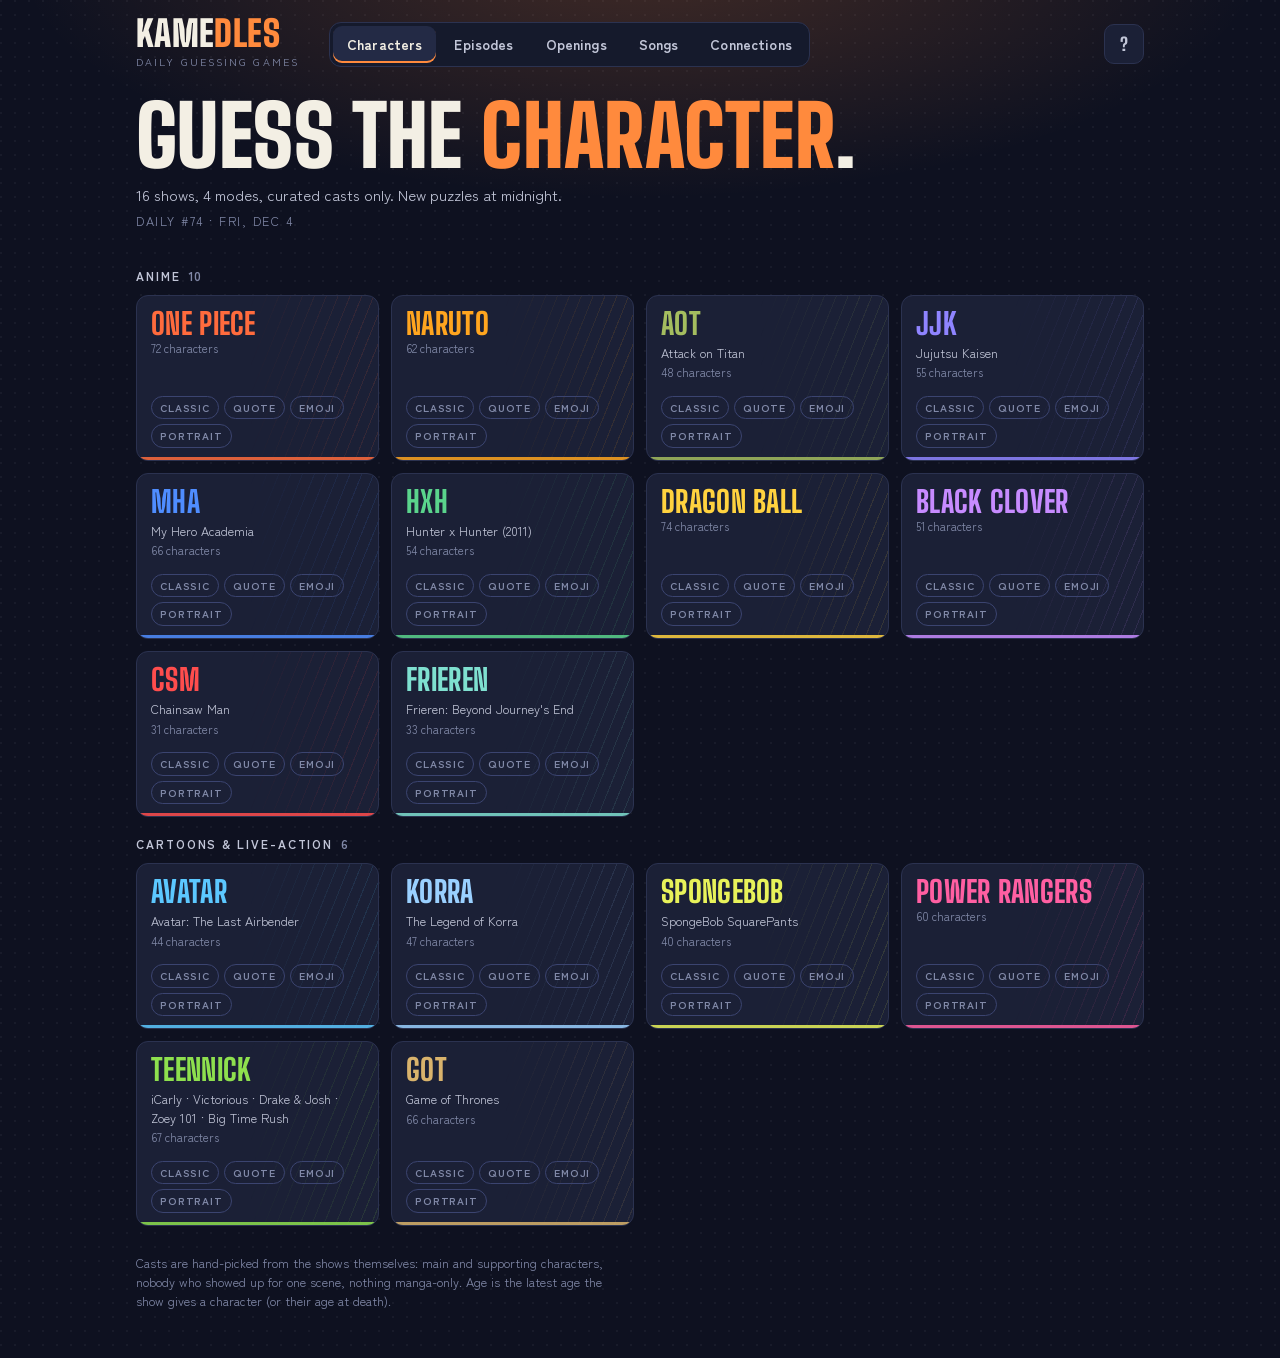
<file: index.html>
<!DOCTYPE html>
<html lang="en">
<head>
<meta charset="utf-8">
<meta name="viewport" content="width=device-width, initial-scale=1, viewport-fit=cover">
<meta name="referrer" content="no-referrer">
<title>Kamedles</title>
<meta name="description" content="Daily guessing games for the group: characters from 16 shows, episode stills, anime openings, songs from everyone's playlists, and Connections.">
<link rel="preconnect" href="https://fonts.googleapis.com">
<link rel="preconnect" href="https://fonts.gstatic.com" crossorigin>
<link rel="stylesheet" href="https://fonts.googleapis.com/css2?family=Big+Shoulders+Display:wght@700;800;900&family=Zen+Kaku+Gothic+New:wght@400;500;700&display=swap">
<link rel="stylesheet" href="css/style.css">
</head>
<body>
<main id="app" class="wrap"></main>
<div id="modal" class="modal" hidden></div>
<div id="toast" class="toast" role="status" hidden></div>
<script src="data/index.js"></script>
<script src="data/onepiece.js"></script>
<script src="data/naruto.js"></script>
<script src="data/aot.js"></script>
<script src="data/jjk.js"></script>
<script src="data/mha.js"></script>
<script src="data/hxh.js"></script>
<script src="data/dragonball.js"></script>
<script src="data/blackclover.js"></script>
<script src="data/csm.js"></script>
<script src="data/frieren.js"></script>
<script src="data/avatar.js"></script>
<script src="data/spongebob.js"></script>
<script src="data/korra.js"></script>
<script src="data/powerrangers.js"></script>
<script src="data/teennick.js"></script>
<script src="data/got.js"></script>
<script src="data/images.js"></script>
<script src="data/bodies.js"></script>
<script src="data/episodes.js"></script>
<script src="data/songs.js"></script>
<script src="data/song-sources.js"></script>
<script src="data/openings.js"></script>
<script src="data/connections.js"></script>
<script src="js/app.js"></script>
<script src="js/episodes.js"></script>
<script src="js/openings.js"></script>
<script src="js/songs.js"></script>
<script src="js/connections.js"></script>
</body>
</html>
</file>
<file: css/style.css>
/* Kamedles — single dark theme, deliberately. */
:root {
  --ink: #0e1120;
  --ink-2: #151a2c;
  --panel: #1b2036;
  --panel-2: #232a45;
  --line: #2b3250;
  --line-2: #3b4470;
  --text: #f3efe4;
  --text-2: #c2c6d8;
  --muted: #8189a8;
  --accent: #ff8a3d;
  --accent-ink: #14110a;
  --ok: #1f8f56;
  --part: #e0b028;
  --part-ink: #1b1600;
  --bad: #a63a47;
  --unk: #343b5a;
  --radius: 12px;
  --font-display: "Big Shoulders Display", "Oswald", Impact, "Arial Narrow", sans-serif;
  --font-body: "Zen Kaku Gothic New", "Hiragino Sans", "Noto Sans JP", system-ui, -apple-system, "Segoe UI", sans-serif;
  color-scheme: dark;
}

*, *::before, *::after { box-sizing: border-box; }
[hidden] { display: none !important; }
html, body { margin: 0; }
html { height: 100%; }
body {
  min-height: 100%;
  font-family: var(--font-body);
  font-size: 15px;
  line-height: 1.5;
  color: var(--text);
  background-color: var(--ink);
  background-image:
    radial-gradient(ellipse 70% 40% at 50% -6%, color-mix(in srgb, var(--accent) 22%, transparent), transparent 70%),
    radial-gradient(circle at 1px 1px, rgba(255, 255, 255, 0.045) 1px, transparent 1.6px);
  background-size: 100% 100%, 14px 14px;
  background-attachment: fixed, scroll;
  -webkit-font-smoothing: antialiased;
  transition: background-color .3s;
}
button { font: inherit; color: inherit; cursor: pointer; }
button:focus-visible, input:focus-visible, a:focus-visible { outline: 2px solid var(--accent); outline-offset: 2px; }
a { color: var(--accent); }

.wrap { max-width: 1040px; margin: 0 auto; padding-inline: 16px; padding-block: 8px 48px; }

/* ---------- top bar ---------- */
.top { display: flex; align-items: center; justify-content: space-between; gap: 12px; padding-block: 10px 6px; }
.logo { display: flex; flex-direction: column; align-items: flex-start; gap: 0; background: none; border: 0; padding: 0; text-align: left; }
.logo-word {
  font-family: var(--font-display); font-weight: 900; font-size: 36px; line-height: .9; letter-spacing: .01em;
  text-transform: uppercase; color: var(--text);
}
.logo-word em { font-style: normal; color: var(--accent); }
.logo-sub { font-size: 10.5px; letter-spacing: .2em; text-transform: uppercase; color: var(--muted); margin-top: 4px; }
.top-actions { display: flex; gap: 8px; }
.ibtn {
  width: 40px; height: 40px; display: grid; place-items: center;
  border: 1px solid var(--line); border-radius: 10px; background: var(--panel); color: var(--text-2);
  font-family: var(--font-display); font-weight: 800; font-size: 18px;
}
.ibtn:hover { border-color: var(--line-2); color: var(--text); }
.ibtn svg { width: 18px; height: 18px; fill: none; stroke: currentColor; stroke-width: 2; stroke-linecap: round; stroke-linejoin: round; }

/* ---------- home ---------- */
.hero { padding-block: 22px 18px; }
.hero-title {
  font-family: var(--font-display); font-weight: 900; font-size: clamp(44px, 8vw, 84px); line-height: .9;
  margin: 0; text-transform: uppercase; letter-spacing: .005em; text-wrap: balance;
}
.hero-title em { font-style: normal; color: var(--accent); }
.hero-sub { margin: 10px 0 0; color: var(--text-2); max-width: 60ch; }
.hero-day { margin: 6px 0 0; font-size: 12.5px; letter-spacing: .12em; text-transform: uppercase; color: var(--muted); font-variant-numeric: tabular-nums; }

.series-grid { display: grid; grid-template-columns: repeat(auto-fill, minmax(196px, 1fr)); gap: 12px; }
.scard {
  position: relative; overflow: hidden; isolation: isolate;
  display: flex; flex-direction: column; justify-content: space-between; gap: 14px; min-height: 148px;
  padding: 14px 14px 12px; text-align: left;
  border: 1px solid var(--line); border-radius: var(--radius); background: var(--panel); color: var(--text);
  transition: transform .15s ease, border-color .15s ease, box-shadow .15s ease;
}
.scard::before {
  content: ""; position: absolute; inset: 0; z-index: -1; pointer-events: none;
  background: repeating-linear-gradient(112deg, transparent 0 10px, color-mix(in srgb, var(--accent) 14%, transparent) 10px 11px);
  -webkit-mask-image: linear-gradient(to left, #000 0%, transparent 55%);
  mask-image: linear-gradient(to left, #000 0%, transparent 55%);
  opacity: .9;
}
.scard::after {
  content: ""; position: absolute; left: 0; right: 0; bottom: 0; height: 3px; background: var(--accent); opacity: .85;
}
.scard:hover { transform: translateY(-2px); border-color: color-mix(in srgb, var(--accent) 55%, var(--line)); box-shadow: 0 10px 30px -18px color-mix(in srgb, var(--accent) 60%, transparent); }
.scard-big { font-family: var(--font-display); font-weight: 800; font-size: 30px; line-height: .92; text-transform: uppercase; color: var(--accent); letter-spacing: .01em; }
.scard-title { font-size: 12.5px; color: var(--text-2); margin-top: 6px; }
.scard-meta { font-size: 11.5px; color: var(--muted); margin-top: 2px; }
.pills { display: flex; flex-wrap: wrap; gap: 5px; }
.pill {
  font-size: 10.5px; letter-spacing: .08em; text-transform: uppercase; font-weight: 700;
  padding: 3px 8px; border-radius: 999px; border: 1px solid var(--line-2); color: var(--muted); background: transparent;
}
.pill.done { background: var(--ok); border-color: transparent; color: #fff; }
.pill.lost { background: var(--bad); border-color: transparent; color: #fff; }
.pill.live { border-color: var(--accent); color: var(--accent); }
.foot { margin-top: 28px; font-size: 12.5px; color: var(--muted); max-width: 70ch; }

/* ---------- play ---------- */
.play-head { display: flex; flex-wrap: wrap; align-items: flex-end; justify-content: space-between; gap: 10px 18px; margin-block: 6px 14px; }
.crumb { background: none; border: 0; padding: 0; color: var(--muted); font-size: 13px; font-weight: 600; }
.crumb:hover { color: var(--text); }
.series-title { font-family: var(--font-display); font-weight: 900; font-size: clamp(38px, 7vw, 64px); line-height: .88; margin: 4px 0 0; text-transform: uppercase; color: var(--accent); letter-spacing: .005em; }
.cutoff { margin: 6px 0 0; font-size: 12.5px; color: var(--muted); max-width: 60ch; }
.daybadge { font-size: 12px; letter-spacing: .12em; text-transform: uppercase; color: var(--muted); font-variant-numeric: tabular-nums; padding-bottom: 6px; }

.controls { display: flex; flex-wrap: wrap; align-items: center; justify-content: space-between; gap: 10px; margin-bottom: 14px; }
.seg { display: inline-flex; gap: 3px; padding: 3px; border-radius: 999px; background: var(--ink-2); border: 1px solid var(--line); }
.seg button { border: 0; background: transparent; color: var(--text-2); padding: 8px 15px; border-radius: 999px; font-weight: 700; font-size: 13.5px; line-height: 1; transition: background .15s, color .15s; }
.seg button:hover { color: var(--text); }
.seg button[aria-selected="true"] { background: var(--accent); color: var(--accent-ink); }
.seg.small button { padding: 7px 12px; font-size: 12.5px; }

.board { background: var(--panel); border: 1px solid var(--line); border-radius: 16px; padding: 18px; }
.lead { margin: 0 0 12px; color: var(--text-2); font-size: 14px; }
.lead b { color: var(--text); }

.prompt-quote { margin: 4px 0 18px; text-align: center; }
.prompt-quote blockquote {
  margin: 0; font-family: var(--font-display); font-weight: 800; font-size: clamp(26px, 4.6vw, 42px); line-height: 1.02;
  text-wrap: balance; letter-spacing: .005em;
}
.prompt-quote blockquote::before, .prompt-quote blockquote::after { color: var(--accent); }
.prompt-quote blockquote::before { content: "“ "; }
.prompt-quote blockquote::after { content: " ”"; }
.prompt-quote .who { margin-top: 8px; font-size: 12.5px; letter-spacing: .14em; text-transform: uppercase; color: var(--muted); }

.prompt-emoji { display: flex; flex-wrap: wrap; justify-content: center; gap: 10px; margin: 6px 0 18px; }
.emo { width: 66px; height: 66px; display: grid; place-items: center; font-size: 36px; line-height: 1; border-radius: 14px; background: var(--ink-2); border: 1px solid var(--line); }
.emo .emoji-art { width: 42px; height: 42px; }
.emo.slot { color: var(--muted); font-family: var(--font-display); font-weight: 800; font-size: 30px; border-style: dashed; border-color: var(--line-2); }
.emo.pop { animation: pop .35s cubic-bezier(.2, .8, .3, 1.4) both; }
.prompt-note { text-align: center; margin: -8px 0 14px; font-size: 12.5px; color: var(--muted); }

.guess-form { position: relative; }
.guess-input {
  width: 100%; padding: 14px 118px 14px 16px; font: inherit; font-size: 17px; color: var(--text);
  background: var(--ink-2); border: 1.5px solid var(--line-2); border-radius: 12px;
}
.guess-input::placeholder { color: var(--muted); }
.guess-input:focus { border-color: var(--accent); box-shadow: 0 0 0 3px color-mix(in srgb, var(--accent) 25%, transparent); outline: none; }
.guess-submit {
  position: absolute; right: 6px; top: 6px; bottom: 6px; padding: 0 16px; border: 0; border-radius: 9px;
  background: var(--accent); color: var(--accent-ink); font-weight: 800; letter-spacing: .04em; text-transform: uppercase; font-size: 13px;
}
.guess-submit:disabled { opacity: .45; cursor: default; }
.suggest {
  position: absolute; left: 0; right: 0; top: calc(100% + 6px); z-index: 30; max-height: 330px; overflow-y: auto;
  background: var(--panel-2); border: 1px solid var(--line-2); border-radius: 12px; box-shadow: 0 20px 40px -20px rgba(0, 0, 0, .8); padding: 4px;
}
.sug { display: flex; align-items: center; gap: 12px; width: 100%; padding: 7px 10px; border: 0; border-radius: 8px; background: transparent; text-align: left; font-weight: 600; }
.sug[aria-selected="true"], .sug:hover { background: color-mix(in srgb, var(--accent) 20%, transparent); }
.sug .alias { font-size: 12px; color: var(--muted); font-weight: 500; }
.sug { font-size: 15.5px; }
.sug-empty { padding: 10px 12px; color: var(--muted); font-size: 13.5px; }
.avatar {
  flex: 0 0 auto; width: 44px; height: 44px; border-radius: 9px; overflow: hidden; display: grid; place-items: center;
  font-family: var(--font-display); font-weight: 800; font-size: 16px; letter-spacing: .02em;
  background: color-mix(in srgb, var(--accent) 22%, var(--ink-2)); color: var(--accent);
  border: 1px solid color-mix(in srgb, var(--accent) 30%, var(--line));
}
.avatar img { width: 100%; height: 100%; object-fit: cover; object-position: 50% 20%; display: block; }
.avatar.lg { width: 76px; height: 76px; border-radius: 12px; font-size: 26px; }
.sug .avatar { width: 48px; height: 48px; }
.sug-name { display: flex; flex-direction: column; line-height: 1.2; }
/* classic grid */
.grid-wrap { overflow-x: auto; margin-top: 16px; padding-bottom: 6px; scrollbar-width: thin; }
.grid { display: grid; grid-template-columns: minmax(180px, 1.6fr) repeat(6, minmax(96px, 1fr)); gap: 6px; min-width: 792px; }
.gh { font-size: 10.5px; letter-spacing: .12em; text-transform: uppercase; color: var(--muted); text-align: center; padding: 2px 2px 6px; border-bottom: 1px solid var(--line); font-weight: 700; white-space: nowrap; overflow: hidden; text-overflow: ellipsis; }
.gh:first-child { text-align: left; }
.rows, .grow { display: contents; }
.tile {
  position: relative; min-height: 74px; padding: 8px 6px; border-radius: 9px;
  display: flex; flex-direction: column; align-items: center; justify-content: center; gap: 2px;
  text-align: center; font-size: 13px; font-weight: 600; line-height: 1.2; color: #fff; background: var(--unk);
  overflow-wrap: anywhere; backface-visibility: hidden;
}
.tile.ok { background: var(--ok); }
.tile.part { background: var(--part); color: var(--part-ink); }
.tile.bad { background: var(--bad); }
.tile.unk { background: var(--unk); color: var(--text-2); }
.tile.name .avatar { width: 54px; height: 54px; }
.tile.name { flex-direction: row; justify-content: flex-start; gap: 10px; text-align: left; padding-left: 8px; background: var(--ink-2); border: 1px solid var(--line); color: var(--text); font-weight: 700; }
.tile.name.ok { background: var(--ok); border-color: transparent; color: #fff; }
.tile.name.bad { background: var(--bad); border-color: transparent; color: #fff; }
.tile .val { font-variant-numeric: tabular-nums; }
.tile .val.big { font-size: 18px; font-family: var(--font-display); font-weight: 800; letter-spacing: .02em; }
.tile .arrow { font-size: 11px; letter-spacing: .06em; text-transform: uppercase; opacity: .95; font-weight: 800; }
.tile.anim { animation: flipin .55s cubic-bezier(.2, .7, .2, 1) both; animation-delay: calc(var(--i) * 110ms); }
@keyframes flipin {
  from { transform: rotateX(-90deg); background: var(--ink-2); color: transparent; }
  55% { color: transparent; }
  to { transform: none; }
}
@keyframes pop { from { transform: scale(.4); opacity: 0; } to { transform: none; opacity: 1; } }
.legend { display: flex; flex-wrap: wrap; gap: 6px 14px; margin-top: 12px; font-size: 12px; color: var(--muted); }
.legend span { display: inline-flex; align-items: center; gap: 6px; }
.legend i { display: inline-block; width: 12px; height: 12px; border-radius: 3px; }

/* quote / emoji guess list */
.glist { display: flex; flex-direction: column; gap: 6px; margin-top: 16px; }
.gi { display: flex; align-items: center; gap: 10px; padding: 9px 12px; border-radius: 10px; background: var(--bad); color: #fff; font-weight: 700; }
.gi.ok { background: var(--ok); }
.gi .avatar { width: 36px; height: 36px; background: rgba(0, 0, 0, .25); color: #fff; border-color: rgba(0, 0, 0, .2); }
.gi.anim { animation: slidein .3s ease both; }
@keyframes slidein { from { transform: translateY(-6px); opacity: 0; } to { transform: none; opacity: 1; } }
.hints { display: grid; grid-template-columns: repeat(auto-fit, minmax(160px, 1fr)); gap: 8px; margin-top: 14px; }
.hint {
  display: flex; flex-direction: column; align-items: flex-start; gap: 2px; text-align: left;
  border: 1px dashed var(--line-2); border-radius: 10px; padding: 9px 11px; font-size: 13.5px; min-height: 64px;
  background: transparent; color: var(--text);
}
.hint .hl { display: block; font-size: 10.5px; letter-spacing: .12em; text-transform: uppercase; color: var(--muted); font-weight: 700; }
.hint.locked { color: var(--muted); }
.hint.ready {
  border-style: solid; border-color: color-mix(in srgb, var(--accent) 60%, var(--line-2));
  background: repeating-linear-gradient(135deg, color-mix(in srgb, var(--accent) 12%, transparent) 0 8px, transparent 8px 16px);
  transition: transform .15s ease, background-color .15s ease;
}
.hint.ready:hover { transform: translateY(-1px); background-color: color-mix(in srgb, var(--accent) 10%, transparent); }
.hint.ready .tap { font-weight: 800; color: var(--accent); font-size: 13px; letter-spacing: .02em; }
.hint.open { border-style: solid; border-color: color-mix(in srgb, var(--accent) 55%, var(--line-2)); background: color-mix(in srgb, var(--accent) 9%, transparent); }
.hint.flip { animation: flipcard .45s cubic-bezier(.2, .7, .2, 1) both; }
@keyframes flipcard { from { transform: perspective(600px) rotateY(-90deg); opacity: .4; } to { transform: none; opacity: 1; } }

/* home groups */
.group { margin-top: 18px; }
.group:first-of-type { margin-top: 4px; }
.group-label {
  display: flex; align-items: baseline; gap: 8px; margin: 0 0 10px;
  font-size: 12px; letter-spacing: .16em; text-transform: uppercase; color: var(--text-2); font-weight: 700;
}
.group-label span { color: var(--muted); font-weight: 600; letter-spacing: .04em; }

/* reveal + result */
.reveal-row { display: flex; flex-wrap: wrap; align-items: center; justify-content: flex-end; gap: 8px; margin-top: 12px; min-height: 22px; font-size: 13px; color: var(--muted); }
.link-btn { background: none; border: 0; padding: 4px 6px; color: var(--muted); font-size: 13px; font-weight: 600; text-decoration: underline; text-underline-offset: 3px; }
.link-btn:hover { color: var(--text); }
.btn { padding: 10px 16px; border-radius: 10px; font-weight: 800; border: 1px solid var(--line-2); background: var(--panel-2); color: var(--text); font-size: 14px; }
.btn:hover { border-color: var(--accent); }
.btn.primary { background: var(--accent); color: var(--accent-ink); border-color: transparent; }
.btn.primary:hover { filter: brightness(1.08); }
.btn.small { padding: 7px 12px; font-size: 13px; }
.result {
  margin-top: 4px; margin-bottom: 4px; padding: 18px; border-radius: 14px;
  background: linear-gradient(135deg, color-mix(in srgb, var(--accent) 24%, var(--panel)), var(--panel) 70%);
  border: 1px solid color-mix(in srgb, var(--accent) 45%, var(--line));
  animation: slidein .35s ease both;
}
.result h2 { margin: 0; font-family: var(--font-display); font-weight: 900; font-size: 38px; line-height: .9; text-transform: uppercase; }
.result .sub { margin: 6px 0 0; color: var(--text-2); }
.answer { display: flex; align-items: center; gap: 12px; margin-top: 14px; }

.answer-name { font-size: 20px; font-weight: 700; line-height: 1.15; }
.answer-hint { font-size: 13px; color: var(--text-2); }
.facts { display: flex; flex-wrap: wrap; gap: 6px; margin-top: 12px; }
.fact { font-size: 12.5px; padding: 5px 9px; border-radius: 8px; background: rgba(0, 0, 0, .28); border: 1px solid var(--line); }
.fact b { color: var(--muted); font-weight: 600; margin-right: 5px; font-size: 11px; letter-spacing: .08em; text-transform: uppercase; }
.result-actions { display: flex; flex-wrap: wrap; align-items: center; gap: 8px; margin-top: 16px; }
.countdown { margin-left: auto; font-size: 13px; color: var(--text-2); font-variant-numeric: tabular-nums; }
.countdown b { font-family: var(--font-display); font-size: 18px; font-weight: 800; letter-spacing: .04em; color: var(--text); }

/* modal */
.modal { position: fixed; inset: 0; z-index: 60; display: grid; place-items: center; padding: 16px; background: rgba(5, 7, 15, .72); backdrop-filter: blur(3px); }
.dialog { width: min(600px, 100%); max-height: min(88vh, 88dvh); overflow: auto; background: var(--panel); border: 1px solid var(--line-2); border-radius: 16px; padding: 20px 20px 22px; box-shadow: 0 30px 60px -30px #000; }
.dialog-head { display: flex; align-items: center; justify-content: space-between; gap: 10px; margin-bottom: 12px; }
.dialog h2 { margin: 0; font-family: var(--font-display); font-weight: 900; font-size: 32px; text-transform: uppercase; line-height: .9; }
.dialog p { margin: 8px 0; color: var(--text-2); font-size: 14px; }
.dialog h3 { margin: 18px 0 6px; font-size: 12px; letter-spacing: .12em; text-transform: uppercase; color: var(--muted); }
.legend-tiles { display: grid; grid-template-columns: repeat(auto-fit, minmax(120px, 1fr)); gap: 8px; }
.legend-tiles .tile { min-height: 58px; }
.legend-tiles .cap { font-size: 12px; color: var(--muted); text-align: center; margin-top: 4px; }
.stat-grid { display: grid; grid-template-columns: repeat(4, 1fr); gap: 8px; }
.stat { background: var(--ink-2); border: 1px solid var(--line); border-radius: 10px; padding: 10px 8px; text-align: center; }
.stat b { display: block; font-family: var(--font-display); font-size: 30px; font-weight: 900; line-height: 1; color: var(--accent); font-variant-numeric: tabular-nums; }
.stat span { font-size: 10.5px; letter-spacing: .1em; text-transform: uppercase; color: var(--muted); }
.dist { display: grid; gap: 5px; }
.drow { display: grid; grid-template-columns: 28px 1fr; align-items: center; gap: 8px; font-size: 12.5px; color: var(--text-2); font-variant-numeric: tabular-nums; }
.dbar { height: 20px; border-radius: 5px; background: var(--line); position: relative; }
.dbar i { position: absolute; inset: 0 auto 0 0; border-radius: 5px; background: var(--accent); min-width: 22px; display: flex; align-items: center; justify-content: flex-end; padding-right: 6px; font-style: normal; font-weight: 800; font-size: 12px; color: var(--accent-ink); }
.mode-switch { display: flex; gap: 6px; margin-bottom: 10px; }

.toast {
  position: fixed; left: 50%; bottom: calc(24px + env(safe-area-inset-bottom, 0px)); transform: translateX(-50%);
  z-index: 80; padding: 10px 16px; border-radius: 10px; background: var(--text); color: var(--ink); font-weight: 700; font-size: 14px;
  box-shadow: 0 10px 30px -10px #000; animation: slidein .2s ease both;
}

@media (max-width: 560px) {
  .logo-word { font-size: 30px; }
  .board { padding: 14px 12px; }
  .stat-grid { grid-template-columns: repeat(2, 1fr); }
  .guess-input { padding-right: 96px; font-size: 16px; }
  .guess-submit { padding: 0 12px; }
  .result h2 { font-size: 32px; }
}
@media (prefers-reduced-motion: reduce) {
  *, *::before, *::after { animation: none !important; transition: none !important; }
}

/* ---------- site tabs ---------- */
.top { flex-wrap: wrap; }
.sitetabs { display: flex; gap: 4px; padding: 3px; border-radius: 12px; background: var(--ink-2); border: 1px solid var(--line); margin-right: auto; margin-left: 18px; }
.sitetab { border: 0; background: transparent; color: var(--text-2); font-weight: 700; font-size: 14px; padding: 8px 14px; border-radius: 9px; letter-spacing: .01em; }
.sitetab:hover { color: var(--text); background: color-mix(in srgb, var(--text) 6%, transparent); }
.sitetab[aria-current="page"] { background: var(--panel-2); color: var(--text); box-shadow: inset 0 -2px 0 var(--accent); }
@media (max-width: 900px) {
  .sitetabs { order: 3; width: 100%; margin: 6px 0 0; justify-content: space-between; overflow-x: auto; scrollbar-width: none; }
  .sitetabs::-webkit-scrollbar { display: none; }
  .sitetab { flex: 1 0 auto; padding: 8px 10px; white-space: nowrap; }
}
@media (max-width: 480px) { .sitetab { font-size: 13px; padding: 8px 8px; } }
.controls-note { font-size: 12px; color: var(--muted); letter-spacing: .06em; text-transform: uppercase; }

/* ---------- episodes ---------- */
.ep-frame { position: relative; overflow: hidden; border-radius: 12px; background: #000; aspect-ratio: 16 / 9; width: min(100%, calc(58vh * 16 / 9)); max-width: 100%; margin: 0 auto 14px; border: 1px solid var(--line); }
.ep-img { width: 100%; height: 100%; object-fit: cover; display: block; will-change: transform; user-select: none; -webkit-user-drag: none; }
.zoom-note { position: absolute; left: 10px; bottom: 10px; padding: 4px 9px; border-radius: 8px; background: rgba(8, 10, 20, .72); color: var(--text); font-size: 12px; font-weight: 700; letter-spacing: .04em; backdrop-filter: blur(4px); }
.ep-frame.broken .ep-img { opacity: .15; }
.portrait-frame { position: relative; overflow: hidden; width: min(100%, 320px); aspect-ratio: 4 / 5; margin: 6px auto 18px; border-radius: 14px; background: var(--ink-2); border: 1px solid var(--line); }
/* sized and placed by showPortrait(): the picture's natural size, moved and scaled around the focus */
.portrait-img { position: absolute; left: 0; top: 0; max-width: none; transform-origin: 0 0; will-change: transform; user-select: none; -webkit-user-drag: none; }
.portrait-frame.loading .portrait-img { visibility: hidden; }
.portrait-frame.loading::after { content: ""; position: absolute; inset: 0; background: linear-gradient(100deg, transparent 30%, rgba(255, 255, 255, .06) 50%, transparent 70%) 0 0 / 200% 100%; animation: shimmer 1.2s linear infinite; }
@keyframes shimmer { to { background-position: -200% 0; } }
.portrait-frame.broken .portrait-img { opacity: .15; }
.zoom-note:empty { display: none; }
.ep-broken { position: absolute; inset: 0; display: grid; place-items: center; padding: 20px; text-align: center; color: var(--text-2); font-size: 14px; }
.ep-code { flex: 0 0 auto; font-family: var(--font-display); font-weight: 800; font-size: 15px; letter-spacing: .03em; color: var(--accent); min-width: 64px; }
.ep-code.big { font-size: 26px; min-width: 0; padding: 6px 10px; border-radius: 10px; background: rgba(0, 0, 0, .28); }
.grid.ep-grid { grid-template-columns: minmax(220px, 2.4fr) minmax(120px, 1fr) minmax(110px, .9fr); min-width: 470px; }
.tile.ep-name { gap: 10px; }
.tile.ep-name .ep-code { font-size: 14px; min-width: 58px; }

.ep-picker { margin-bottom: 14px; padding: 12px; border: 1px solid var(--line); border-radius: 14px; background: var(--ink-2); }
.ep-picker-top { display: flex; flex-wrap: wrap; align-items: center; justify-content: space-between; gap: 8px; margin-bottom: 10px; }
.ep-groups { display: flex; flex-wrap: wrap; gap: 6px; }
.ep-group { border: 1px solid var(--line-2); background: transparent; color: var(--text-2); border-radius: 999px; padding: 6px 12px; font: inherit; font-size: 13px; font-weight: 700; cursor: pointer; }
.ep-group:hover { border-color: var(--accent); color: var(--text); }
.ep-group[aria-selected="true"] { background: var(--accent); border-color: var(--accent); color: var(--accent-ink); }
.ep-search { flex: 1 1 180px; max-width: 260px; padding: 8px 10px; border-radius: 9px; border: 1px solid var(--line-2); background: var(--ink); color: var(--text); font: inherit; font-size: 14px; }
.ep-list { display: grid; grid-template-columns: repeat(auto-fill, minmax(240px, 1fr)); gap: 6px; max-height: 340px; overflow-y: auto; }
.ep-pick { display: flex; align-items: baseline; gap: 10px; min-width: 0; padding: 9px 10px; border-radius: 9px; border: 1px solid var(--line); background: var(--panel); color: var(--text); font: inherit; font-size: 14px; font-weight: 600; text-align: left; cursor: pointer; }
.ep-pick:hover:not(:disabled) { border-color: var(--accent); }
.ep-pick .ep-code { flex: 0 0 auto; min-width: 34px; font-family: var(--font-display); font-weight: 800; color: var(--accent); }
.ep-pick .ep-title { flex: 1; min-width: 0; }
.ep-pick.used { opacity: .4; cursor: default; text-decoration: line-through; }
@media (max-width: 560px) { .ep-search { max-width: none; } .ep-list { grid-template-columns: 1fr; max-height: 300px; } }

/* ---------- connections ---------- */
.conn-board { display: grid; gap: 8px; max-width: 640px; margin: 0 auto; }
.conn-row { display: grid; place-items: center; gap: 2px; min-height: 72px; padding: 10px 12px; border-radius: 12px; color: #15131a; text-align: center; }
.conn-row b { font-family: var(--font-display); font-size: 17px; font-weight: 900; letter-spacing: .04em; text-transform: uppercase; }
.conn-row span { font-size: 14px; font-weight: 600; }
.conn-row.lv1 { background: #f3d45c; } .conn-row.lv2 { background: #8ec46a; } .conn-row.lv3 { background: #8fb4ea; } .conn-row.lv4 { background: #b48ad9; }
.conn-row.fresh { animation: pop .35s cubic-bezier(.2, .8, .3, 1.4) both; }
.conn-row.revealed { opacity: .72; }
.conn-grid { display: grid; grid-template-columns: repeat(4, 1fr); gap: 8px; }
.conn-tile { min-height: 72px; padding: 6px; border-radius: 12px; border: 0; background: var(--panel-2); color: var(--text); font: inherit; font-size: 15px; font-weight: 800; line-height: 1.15; overflow-wrap: anywhere; cursor: pointer; transition: background .12s, transform .12s; }
.conn-tile:hover { background: color-mix(in srgb, var(--panel-2) 80%, var(--text)); }
.conn-tile.on { background: var(--text); color: var(--ink); }
.conn-tile.long { font-size: 12.5px; }
.conn-tile.shake { animation: conn-shake .4s ease; }
@keyframes conn-shake { 0%, 100% { transform: translateX(0); } 20%, 60% { transform: translateX(-5px); } 40%, 80% { transform: translateX(5px); } }
.conn-controls { display: flex; flex-wrap: wrap; align-items: center; justify-content: space-between; gap: 10px; margin-top: 6px; }
.conn-mistakes { display: flex; align-items: center; gap: 6px; font-size: 13px; color: var(--text-2); }
.conn-mistakes i { width: 11px; height: 11px; border-radius: 50%; background: var(--line); }
.conn-mistakes i.on { background: var(--text-2); }
.conn-buttons { display: flex; gap: 8px; }
.conn-share-grid { white-space: pre; line-height: 1.25; font-size: 18px; margin: 4px 0 14px; }
@media (max-width: 560px) {
  .conn-tile { min-height: 62px; font-size: 13px; padding: 4px; }
  .conn-tile.long { font-size: 11px; }
  .conn-row span { font-size: 12.5px; }
}

/* ---------- songs ---------- */
.vol { display: inline-flex; align-items: center; gap: 8px; font-size: 14px; color: var(--text-2); }
.vol input { width: 120px; accent-color: var(--accent); }
.player { background: var(--ink-2); border: 1px solid var(--line); border-radius: 14px; padding: 16px; margin-bottom: 14px; }
.player-row { display: flex; align-items: center; gap: 14px; }
.play-btn { flex: 0 0 auto; width: 58px; height: 58px; border-radius: 50%; border: 0; background: var(--accent); display: grid; place-items: center; box-shadow: 0 8px 24px -10px color-mix(in srgb, var(--accent) 80%, transparent); transition: transform .12s ease; }
.play-btn:hover { transform: scale(1.05); }
.play-btn:disabled { opacity: .45; cursor: default; transform: none; }
.play-btn .tri { width: 0; height: 0; border-left: 18px solid var(--accent-ink); border-top: 11px solid transparent; border-bottom: 11px solid transparent; margin-left: 5px; }
.play-btn.playing .tri { width: 16px; height: 18px; border: 0; margin: 0; background: linear-gradient(90deg, var(--accent-ink) 0 35%, transparent 35% 65%, var(--accent-ink) 65%); }
.bar { position: relative; flex: 1; height: 14px; border-radius: 999px; background: var(--line); overflow: hidden; }
.bar-unlocked { position: absolute; inset: 0 auto 0 0; background: color-mix(in srgb, var(--accent) 22%, var(--line)); }
.bar-fill { position: absolute; inset: 0 auto 0 0; width: 0; background: var(--accent); border-radius: 999px; }
.bar-mark { position: absolute; top: 0; bottom: 0; width: 2px; margin-left: -1px; background: var(--ink); opacity: .9; }
.bar-mark.on { background: color-mix(in srgb, var(--ink) 70%, transparent); }
.bar-time { flex: 0 0 auto; font-variant-numeric: tabular-nums; font-size: 13px; color: var(--text-2); min-width: 78px; text-align: right; }
.player-actions { display: flex; align-items: center; justify-content: space-between; gap: 10px; margin-top: 12px; flex-wrap: wrap; }
.clip-label { font-size: 13px; color: var(--muted); }
.player-note { margin: 10px 0 0; font-size: 13px; color: var(--text-2); }
.attempts { display: grid; gap: 6px; margin-top: 14px; }
.att { display: flex; align-items: center; gap: 10px; min-height: 42px; padding: 8px 12px; border-radius: 10px; border: 1px solid var(--line); background: var(--ink-2); font-weight: 600; font-size: 14px; }
.att-n { flex: 0 0 22px; font-family: var(--font-display); font-weight: 800; color: var(--muted); }
.att-name { flex: 1; min-width: 0; overflow: hidden; text-overflow: ellipsis; white-space: nowrap; }
.att-name small { color: inherit; opacity: .75; font-weight: 500; }
.att-tag { font-size: 12px; font-weight: 800; letter-spacing: .04em; text-transform: uppercase; }
.att.empty { border-style: dashed; color: var(--muted); background: transparent; }
.att.skip { color: var(--text-2); background: var(--unk); border-color: transparent; }
.att.bad { background: var(--bad); border-color: transparent; color: #fff; }
.att.part { background: var(--part); border-color: transparent; color: var(--part-ink); }
.att.ok { background: var(--ok); border-color: transparent; color: #fff; }
.song-answer { align-items: flex-start; }
.album-art { flex: 0 0 auto; width: 132px; height: 132px; border-radius: 12px; object-fit: cover; box-shadow: 0 14px 30px -18px #000; background: var(--ink-2); display: grid; place-items: center; font-size: 42px; color: var(--muted); }
.who { display: flex; flex-wrap: wrap; align-items: center; gap: 6px; margin-top: 10px; }
.who-label { font-size: 11px; letter-spacing: .1em; text-transform: uppercase; color: var(--muted); font-weight: 700; margin-right: 2px; }
.chip { border: 1px solid var(--line-2); background: transparent; color: var(--text-2); border-radius: 999px; padding: 5px 11px; font-size: 13px; font-weight: 700; }
.chip.on { background: color-mix(in srgb, var(--accent) 22%, transparent); border-color: color-mix(in srgb, var(--accent) 60%, var(--line-2)); color: var(--text); }
button.chip:hover { border-color: var(--accent); }
.song-links { display: flex; flex-wrap: wrap; gap: 14px; margin-top: 12px; font-size: 13px; font-weight: 700; }
.people-filter { display: flex; flex-wrap: wrap; align-items: center; gap: 6px; margin: -4px 0 14px; }
.filter-label { font-size: 12px; color: var(--muted); font-weight: 700; letter-spacing: .06em; text-transform: uppercase; margin-right: 4px; }
.filter-note { font-size: 12.5px; color: var(--muted); margin-left: 6px; font-variant-numeric: tabular-nums; }
.party { margin-top: 14px; border: 1px solid var(--line); border-radius: 14px; background: var(--panel); }
.party summary { cursor: pointer; padding: 14px 16px; font-weight: 800; display: flex; align-items: baseline; gap: 10px; list-style: none; }
.party summary::-webkit-details-marker { display: none; }
.party summary::before { content: "▸"; color: var(--accent); transition: transform .15s; }
.party[open] summary::before { transform: rotate(90deg); }
.party summary span { font-size: 12.5px; color: var(--muted); font-weight: 600; }
.party-body { padding: 0 16px 16px; }
.party-cols { display: grid; grid-template-columns: repeat(auto-fill, minmax(104px, 1fr)); gap: 8px; }
.party-col { display: flex; flex-direction: column; align-items: center; gap: 6px; min-width: 0; padding: 12px 8px 8px; border-radius: 12px; border: 1px solid var(--line); background: var(--ink-2); }
.party-col.lead { border-color: var(--accent); box-shadow: inset 0 0 0 1px var(--accent); }
.party-col.lead .party-name::before { content: "👑 "; }
.party-name { max-width: 100%; font-weight: 700; overflow: hidden; text-overflow: ellipsis; white-space: nowrap; }
.party-score { font-family: var(--font-display); font-size: 40px; line-height: 1; font-weight: 900; color: var(--accent); font-variant-numeric: tabular-nums; }
.party-btns { display: flex; gap: 6px; }
.party-remove { font-size: 12px; }
.party-add { display: flex; flex-wrap: wrap; gap: 8px; align-items: center; margin-top: 10px; }
.party-add input { flex: 1; min-width: 140px; padding: 8px 10px; border-radius: 9px; border: 1px solid var(--line-2); background: var(--ink-2); color: var(--text); font: inherit; }
@media (max-width: 560px) {
  .album-art { width: 96px; height: 96px; }
  .play-btn { width: 50px; height: 50px; }
  .bar-time { min-width: 64px; font-size: 12px; }
}
</file>
